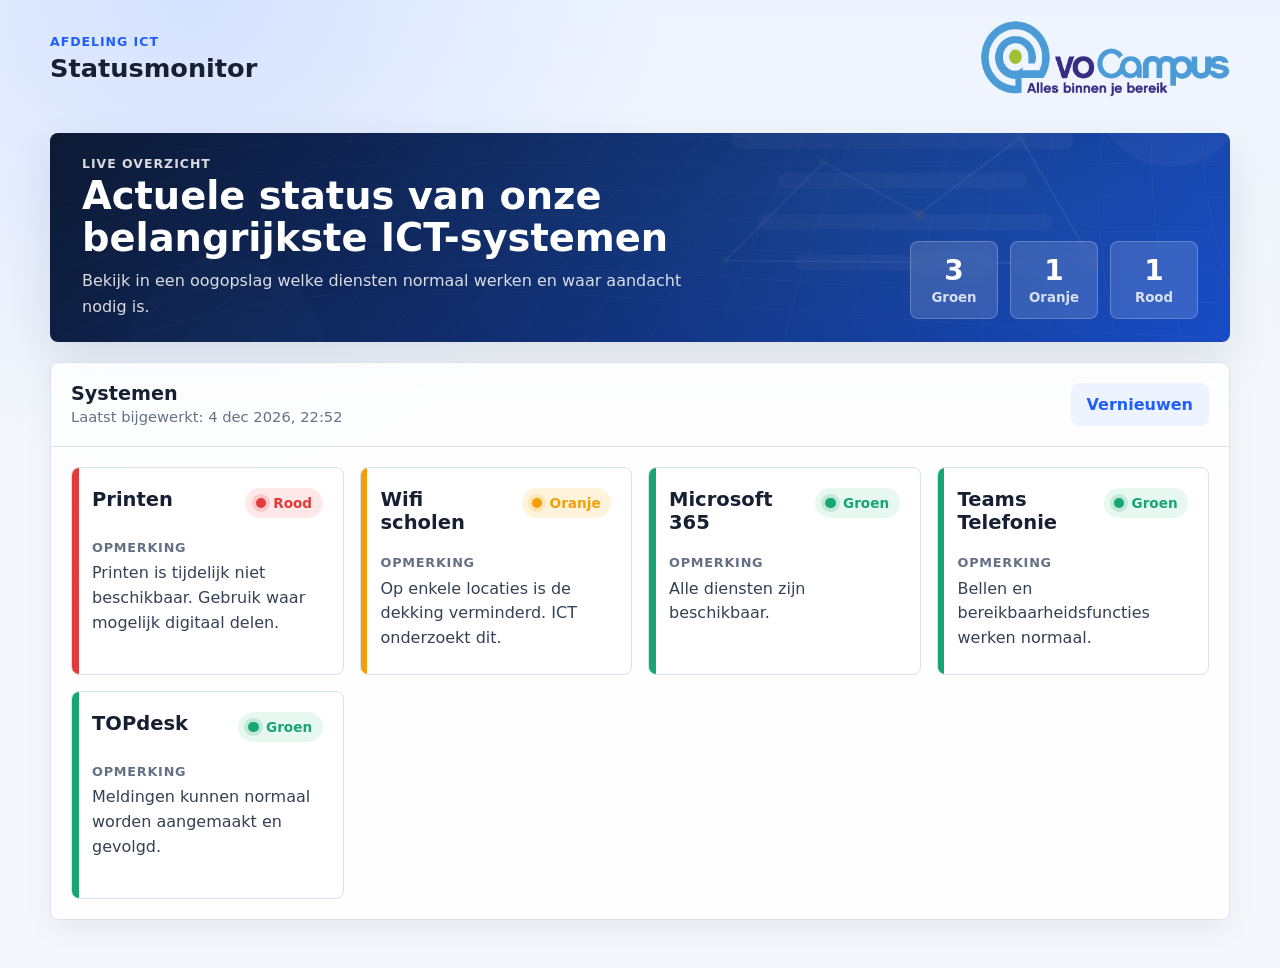
<file: index.html>
<!doctype html>
<html lang="nl">
<head>
  <meta charset="utf-8">
  <meta name="viewport" content="width=device-width, initial-scale=1">
  <title>ICT Statusmonitor</title>
  <link rel="stylesheet" href="./styles.css">
</head>
<body>
  <header class="topbar">
    <div>
      <p class="eyebrow">Afdeling ICT</p>
      <h1>Statusmonitor</h1>
    </div>
    <img class="site-logo" src="./vo-campus-logo.png" alt="voCampus">
  </header>

  <main class="shell">
    <section class="hero monitor-hero">
      <div>
        <p class="eyebrow">Live overzicht</p>
        <h2>Actuele status van onze belangrijkste ICT-systemen</h2>
        <p class="intro">Bekijk in een oogopslag welke diensten normaal werken en waar aandacht nodig is.</p>
      </div>
      <div class="summary" aria-label="Statussamenvatting">
        <div>
          <span id="count-green">0</span>
          <small>Groen</small>
        </div>
        <div>
          <span id="count-orange">0</span>
          <small>Oranje</small>
        </div>
        <div>
          <span id="count-red">0</span>
          <small>Rood</small>
        </div>
      </div>
    </section>

    <section class="status-board" aria-label="Statussen systemen">
      <div class="board-head">
        <div>
          <h2>Systemen</h2>
          <p>Laatst bijgewerkt: <time id="last-updated">-</time></p>
        </div>
        <button class="ghost-button" id="refresh-button" type="button">Vernieuwen</button>
      </div>
      <div class="status-grid" id="status-grid"></div>
      <p class="empty-state" id="empty-state" hidden>Er zijn nog geen systemen toegevoegd.</p>
    </section>
  </main>

  <script src="./app.js"></script>
</body>
</html>
</file>
<file: styles.css>
:root {
  --bg: #f4f7fb;
  --ink: #172033;
  --muted: #667085;
  --line: #d9e2ef;
  --panel: #ffffff;
  --blue: #1f5eff;
  --blue-dark: #1546bf;
  --green: #17a673;
  --green-bg: #e7f8f1;
  --orange: #f59e0b;
  --orange-bg: #fff4db;
  --red: #e23b3b;
  --red-bg: #ffe8e8;
  --shadow: 0 18px 45px rgba(23, 32, 51, 0.10);
}

* {
  box-sizing: border-box;
}

body {
  margin: 0;
  min-height: 100vh;
  color: var(--ink);
  background:
    radial-gradient(circle at 15% 0%, rgba(31, 94, 255, 0.12), transparent 30rem),
    linear-gradient(180deg, #eef4ff 0%, var(--bg) 26rem);
  font-family: "Segoe UI", system-ui, -apple-system, BlinkMacSystemFont, sans-serif;
}

.topbar {
  display: flex;
  align-items: center;
  justify-content: space-between;
  gap: 1rem;
  width: min(1180px, calc(100% - 2rem));
  margin: 0 auto;
  padding: 1.25rem 0;
}

.site-logo {
  width: min(250px, 34vw);
  height: auto;
  object-fit: contain;
}

h1,
h2,
p {
  margin: 0;
}

h1 {
  font-size: clamp(1.35rem, 2vw, 1.8rem);
}

h2 {
  font-size: clamp(1.35rem, 2.2vw, 2.15rem);
  line-height: 1.1;
}

.eyebrow {
  margin-bottom: .25rem;
  color: var(--blue);
  font-size: .78rem;
  font-weight: 800;
  letter-spacing: .08em;
  text-transform: uppercase;
}

.nav {
  display: flex;
  gap: .4rem;
  padding: .35rem;
  border: 1px solid rgba(31, 94, 255, 0.16);
  border-radius: 999px;
  background: rgba(255, 255, 255, 0.72);
}

.nav a,
.primary-link,
.ghost-link {
  color: var(--ink);
  text-decoration: none;
}

.nav a {
  padding: .65rem .9rem;
  border-radius: 999px;
  font-weight: 700;
}

.nav a.active {
  color: white;
  background: var(--blue);
}

.shell {
  width: min(1180px, calc(100% - 2rem));
  margin: 0 auto;
  padding: 1rem 0 3rem;
}

.hero {
  display: grid;
  grid-template-columns: 1fr auto;
  align-items: end;
  gap: 2rem;
  min-height: 18rem;
  padding: 2.25rem;
  border-radius: 8px;
  color: white;
  background:
    linear-gradient(120deg, rgba(13, 25, 49, .88), rgba(21, 70, 191, .76)),
    url("./status-hero.png") center/cover;
  box-shadow: var(--shadow);
}

.hero .eyebrow,
.hero .intro {
  color: rgba(255, 255, 255, .84);
}

.hero h2 {
  max-width: 760px;
}

.intro {
  max-width: 620px;
  margin-top: .8rem;
  line-height: 1.6;
}

.summary {
  display: grid;
  grid-template-columns: repeat(3, minmax(5.5rem, 1fr));
  gap: .75rem;
}

.summary div {
  min-width: 6rem;
  padding: 1rem;
  border: 1px solid rgba(255, 255, 255, .22);
  border-radius: 8px;
  background: rgba(255, 255, 255, .14);
  backdrop-filter: blur(10px);
  text-align: center;
}

.summary span {
  display: block;
  font-size: 2rem;
  font-weight: 850;
}

.summary small {
  color: rgba(255, 255, 255, .8);
  font-weight: 700;
}

.status-board,
.panel {
  margin-top: 1.25rem;
  border: 1px solid var(--line);
  border-radius: 8px;
  background: rgba(255, 255, 255, .88);
  box-shadow: 0 10px 28px rgba(23, 32, 51, .06);
}

.board-head,
.panel-head {
  display: flex;
  align-items: center;
  justify-content: space-between;
  gap: 1rem;
  padding: 1.25rem;
  border-bottom: 1px solid var(--line);
}

.board-head h2,
.panel-head h2 {
  font-size: 1.2rem;
}

.board-head p,
.panel-head p {
  margin-top: .25rem;
  color: var(--muted);
  font-size: .92rem;
}

.status-grid {
  display: grid;
  grid-template-columns: repeat(auto-fit, minmax(245px, 1fr));
  gap: 1rem;
  padding: 1.25rem;
}

.status-card {
  position: relative;
  min-height: 13rem;
  padding: 1.25rem;
  overflow: hidden;
  border: 1px solid var(--line);
  border-radius: 8px;
  background: white;
}

.status-card::before {
  content: "";
  position: absolute;
  inset: 0 auto 0 0;
  width: .42rem;
  background: var(--status-color);
}

.status-top {
  display: flex;
  align-items: flex-start;
  justify-content: space-between;
  gap: 1rem;
}

.status-card h3 {
  margin: 0;
  font-size: 1.22rem;
}

.badge {
  display: inline-flex;
  align-items: center;
  gap: .45rem;
  white-space: nowrap;
  padding: .45rem .65rem;
  border-radius: 999px;
  color: var(--status-color);
  background: var(--status-bg);
  font-size: .85rem;
  font-weight: 800;
}

.dot {
  width: .65rem;
  height: .65rem;
  border-radius: 50%;
  background: currentColor;
  box-shadow: 0 0 0 .25rem color-mix(in srgb, currentColor 18%, transparent);
}

.note-label {
  margin-top: 1.35rem;
  color: var(--muted);
  font-size: .8rem;
  font-weight: 800;
  letter-spacing: .06em;
  text-transform: uppercase;
}

.note {
  margin-top: .4rem;
  color: #344054;
  line-height: 1.55;
}

.ghost-button,
.primary-button,
.primary-link,
.ghost-link {
  min-height: 2.6rem;
  border: 0;
  border-radius: 8px;
  padding: .75rem 1rem;
  font: inherit;
  font-weight: 800;
  cursor: pointer;
}

.ghost-button,
.ghost-link {
  color: var(--blue);
  background: #edf3ff;
}

.ghost-button:hover,
.primary-link:hover {
  background: #dfeaff;
}

.primary-button,
.primary-link {
  display: inline-flex;
  align-items: center;
  justify-content: center;
  color: white;
  background: var(--blue);
}

.primary-button:hover {
  background: var(--blue-dark);
}

.compact {
  min-height: 2.2rem;
  padding: .55rem .75rem;
  font-size: .9rem;
}

.admin-hero {
  min-height: 14rem;
}

.admin-hero-actions {
  display: flex;
  align-items: center;
  gap: .75rem;
}

.monitor-hero {
  min-height: 11rem;
  padding: 1.4rem 2rem;
}

.monitor-hero h2 {
  max-width: 690px;
  font-size: clamp(1.7rem, 3vw, 2.65rem);
}

.monitor-hero .intro {
  margin-top: .55rem;
}

.monitor-hero .summary div {
  min-width: 5.4rem;
  padding: .75rem .9rem;
}

.monitor-hero .summary span {
  font-size: 1.75rem;
}

.login-screen {
  display: grid;
  place-items: center;
  width: min(1180px, calc(100% - 2rem));
  min-height: calc(100vh - 9rem);
  margin: 0 auto;
  padding: 1rem 0 3rem;
}

.login-panel {
  width: min(430px, 100%);
  padding: 1.5rem;
  border: 1px solid var(--line);
  border-radius: 8px;
  background: rgba(255, 255, 255, .94);
  box-shadow: var(--shadow);
}

.login-panel h2 {
  font-size: 1.55rem;
}

.login-copy {
  margin-top: .6rem;
  color: var(--muted);
  line-height: 1.55;
}

.login-panel label {
  margin-right: 0;
  margin-left: 0;
}

.login-panel .primary-button {
  width: 100%;
  margin-top: 1rem;
}

.login-error {
  margin-top: .8rem;
  color: var(--red);
  font-weight: 800;
}

.admin-layout {
  display: grid;
  grid-template-columns: minmax(280px, 390px) 1fr;
  gap: 1.25rem;
}

.sheet-admin-layout {
  grid-template-columns: 1fr;
}

.instruction-list {
  margin: 0;
  padding: 1.25rem 1.25rem 1.25rem 2.7rem;
  color: #344054;
  line-height: 1.65;
}

.instruction-list li + li {
  margin-top: .75rem;
}

.code-block {
  margin: 1.25rem;
  padding: 1rem;
  overflow: auto;
  border: 1px solid var(--line);
  border-radius: 8px;
  color: #172033;
  background: #f7f9fc;
  font-size: .9rem;
  line-height: 1.6;
}

.admin-note {
  margin: 0 1.25rem 1.25rem;
  color: var(--muted);
  line-height: 1.6;
}

.success-text {
  color: var(--green) !important;
  font-weight: 800;
}

.panel {
  align-self: start;
}

.form-panel {
  padding-bottom: 1.25rem;
}

label {
  display: grid;
  gap: .45rem;
  margin: 1rem 1.25rem 0;
  color: #344054;
  font-weight: 800;
}

input,
select,
textarea {
  width: 100%;
  border: 1px solid var(--line);
  border-radius: 8px;
  padding: .78rem .85rem;
  color: var(--ink);
  background: white;
  font: inherit;
}

textarea {
  resize: vertical;
}

.form-panel .primary-button {
  width: calc(100% - 2.5rem);
  margin: 1.25rem 1.25rem 0;
}

.admin-list {
  display: grid;
  gap: .85rem;
  padding: 1.25rem;
}

.admin-item {
  display: grid;
  grid-template-columns: 1fr auto;
  gap: 1rem;
  padding: 1rem;
  border: 1px solid var(--line);
  border-radius: 8px;
  background: white;
}

.admin-item h3 {
  margin: 0 0 .5rem;
}

.admin-actions {
  display: flex;
  align-items: start;
  gap: .5rem;
}

.danger {
  color: var(--red);
  background: var(--red-bg);
}

.empty-state {
  padding: 1.25rem;
  color: var(--muted);
}

@media (max-width: 820px) {
  .topbar,
  .hero,
  .board-head,
  .panel-head,
  .admin-item {
    align-items: stretch;
    grid-template-columns: 1fr;
    flex-direction: column;
  }

  .topbar,
  .board-head,
  .panel-head {
    display: flex;
  }

  .nav {
    width: 100%;
  }

  .site-logo {
    width: min(220px, 70vw);
  }

  .nav a {
    flex: 1;
    text-align: center;
  }

  .hero {
    padding: 1.4rem;
  }

  .summary,
  .admin-layout {
    grid-template-columns: 1fr;
  }

  .admin-hero-actions {
    align-items: stretch;
    flex-direction: column;
  }

  .admin-actions {
    width: 100%;
  }

  .admin-actions button {
    flex: 1;
  }
}
</file>
